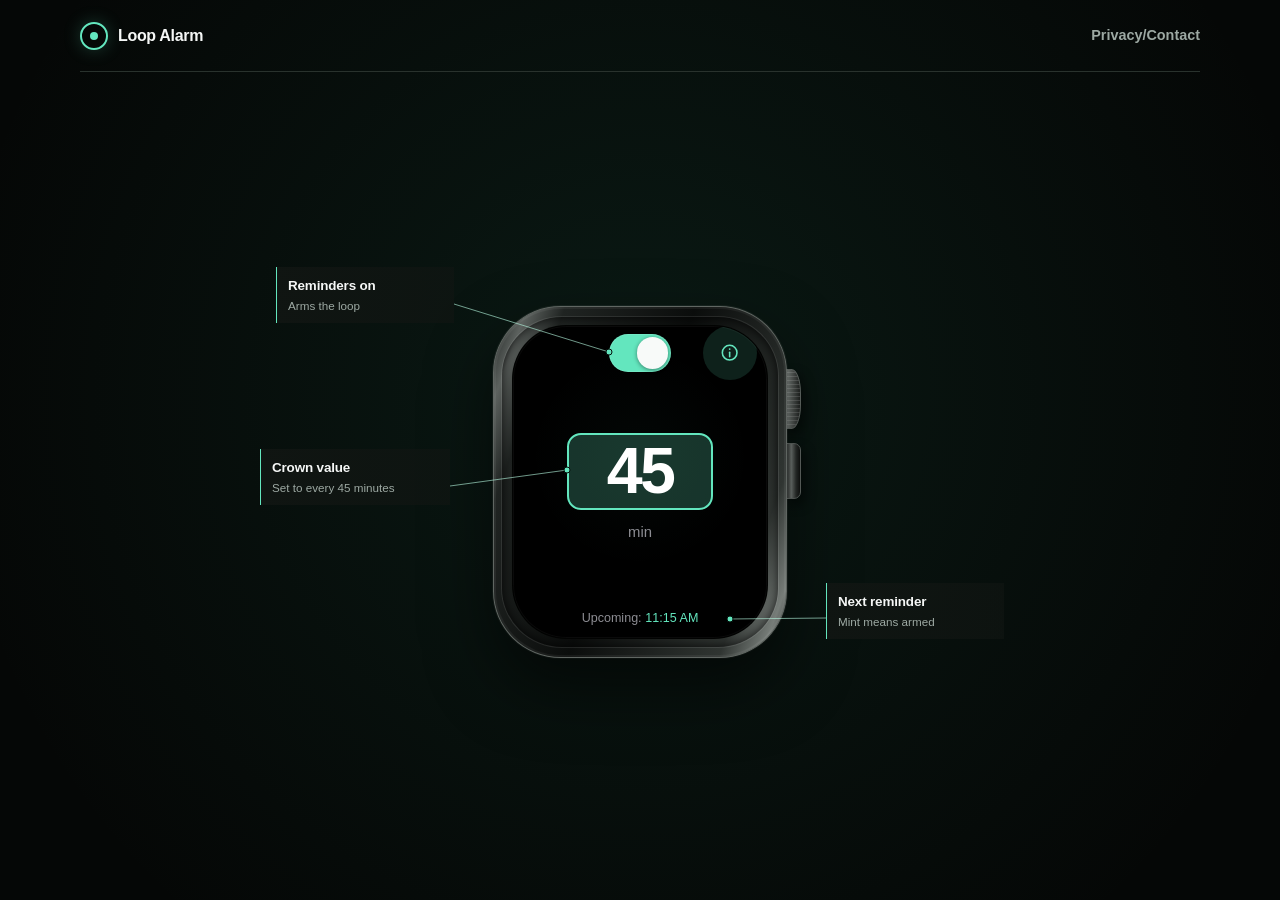
<file: index.html>
<!doctype html>
<html lang="en">
<head>
  <meta charset="utf-8">
  <meta name="viewport" content="width=device-width, initial-scale=1">
  <meta name="description" content="See Loop Alarm set to remind every 45 minutes and view its app information screen on Apple Watch.">
  <meta name="theme-color" content="#050706">
  <title>Loop Alarm - Apple Watch reminders</title>
  <meta http-equiv="Content-Security-Policy" content="default-src 'none'; style-src 'self'; img-src 'self'; script-src 'none'; base-uri 'none'; form-action 'none'">
  <link rel="canonical" href="https://jamesc0ry.github.io/loop-alarm-site/">
  <link rel="icon" href="favicon.svg" type="image/svg+xml">
  <link rel="stylesheet" href="styles.css">
</head>
<body>
  <a class="skip-link" href="#main-content">Skip to content</a>
  <header class="site-header">
    <a class="brand" href="./" aria-label="Loop Alarm home">
      <span class="brand-mark" aria-hidden="true"><span></span></span>
      <span>Loop Alarm</span>
    </a>
    <nav aria-label="Primary navigation">
      <a href="privacy/#contact">Privacy/Contact</a>
    </nav>
  </header>

  <main id="main-content" class="app-showcase">
    <h1 class="visually-hidden">Loop Alarm 45-minute reminder and information screen on Apple Watch</h1>
    <figure class="watch-figure" aria-describedby="watch-caption">
      <div class="watch-stage">
        <svg class="connectors connectors-wide" viewBox="0 0 760 540" aria-hidden="true" focusable="false">
          <line x1="194" y1="88" x2="349" y2="136"></line>
          <line x1="190" y1="270" x2="307" y2="254"></line>
          <line x1="566" y1="402" x2="470" y2="403"></line>
          <circle cx="349" cy="136" r="3"></circle>
          <circle cx="307" cy="254" r="3"></circle>
          <circle cx="470" cy="403" r="3"></circle>
        </svg>
        <svg class="connectors connectors-compact" viewBox="0 0 360 660" aria-hidden="true" focusable="false">
          <line x1="180" y1="82" x2="155" y2="197"></line>
          <line x1="86" y1="480" x2="122" y2="291"></line>
          <line x1="274" y1="480" x2="270" y2="411"></line>
          <circle cx="155" cy="197" r="3"></circle>
          <circle cx="122" cy="291" r="3"></circle>
          <circle cx="270" cy="411" r="3"></circle>
        </svg>

        <ol class="annotations" aria-label="Interface annotations">
          <li class="annotation annotation-toggle">
            <strong>Reminders on</strong>
            <span>Arms the loop</span>
          </li>
          <li class="annotation annotation-interval">
            <strong>Crown value</strong>
            <span>Set to every 45 minutes</span>
          </li>
          <li class="annotation annotation-upcoming">
            <strong>Next reminder</strong>
            <span>Mint means armed</span>
          </li>
        </ol>

        <div class="watch-wrap">
          <div class="watch-hardware">
            <span class="digital-crown" aria-hidden="true"></span>
            <span class="side-button" aria-hidden="true"></span>
            <div class="watch-case">
              <div class="watch-screen">
                <span class="screen-toggle" aria-hidden="true"><span></span></span>
                <details class="information-control">
                  <summary aria-controls="app-information">
                    <svg class="information-icon" viewBox="0 0 24 24" aria-hidden="true" focusable="false">
                      <circle cx="12" cy="12" r="8.25"></circle>
                      <circle class="information-dot" cx="12" cy="8" r="1"></circle>
                      <path d="M12 11.5v5"></path>
                    </svg>
                    <span class="visually-hidden information-open-label">Loop Alarm information</span>
                    <span class="information-done-label" aria-hidden="true">Done</span>
                    <span class="visually-hidden information-close-label">Done</span>
                  </summary>
                  <section id="app-information" class="information-screen" aria-labelledby="information-title">
                    <h2 id="information-title">Loop Alarm</h2>
                    <a class="information-email" href="mailto:loopalarm.help@outlook.com?subject=Loop%20Alarm%20Support">loopalarm.help@outlook.com</a>
                    <a class="information-site" href="https://jamesc0ry.github.io/loop-alarm-site/">https://jamesc0ry.github.io/loop-alarm-site/</a>
                  </section>
                </details>
                <div class="interval-dial" aria-hidden="true">45</div>
                <div class="interval-unit" aria-hidden="true">
                  <span>min</span>
                </div>
                <div class="upcoming-status" aria-hidden="true">
                  <span>Upcoming:</span>
                  <strong>11:15 AM</strong>
                </div>
              </div>
            </div>
          </div>
        </div>
      </div>
      <figcaption id="watch-caption" class="visually-hidden">A rendering of Loop Alarm with reminders on, the interval dial focused at every 45 minutes, and the next reminder armed for 11:15 AM. The information control opens the app information screen with actionable support email and website links.</figcaption>
    </figure>
  </main>

</body>
</html>
</file>
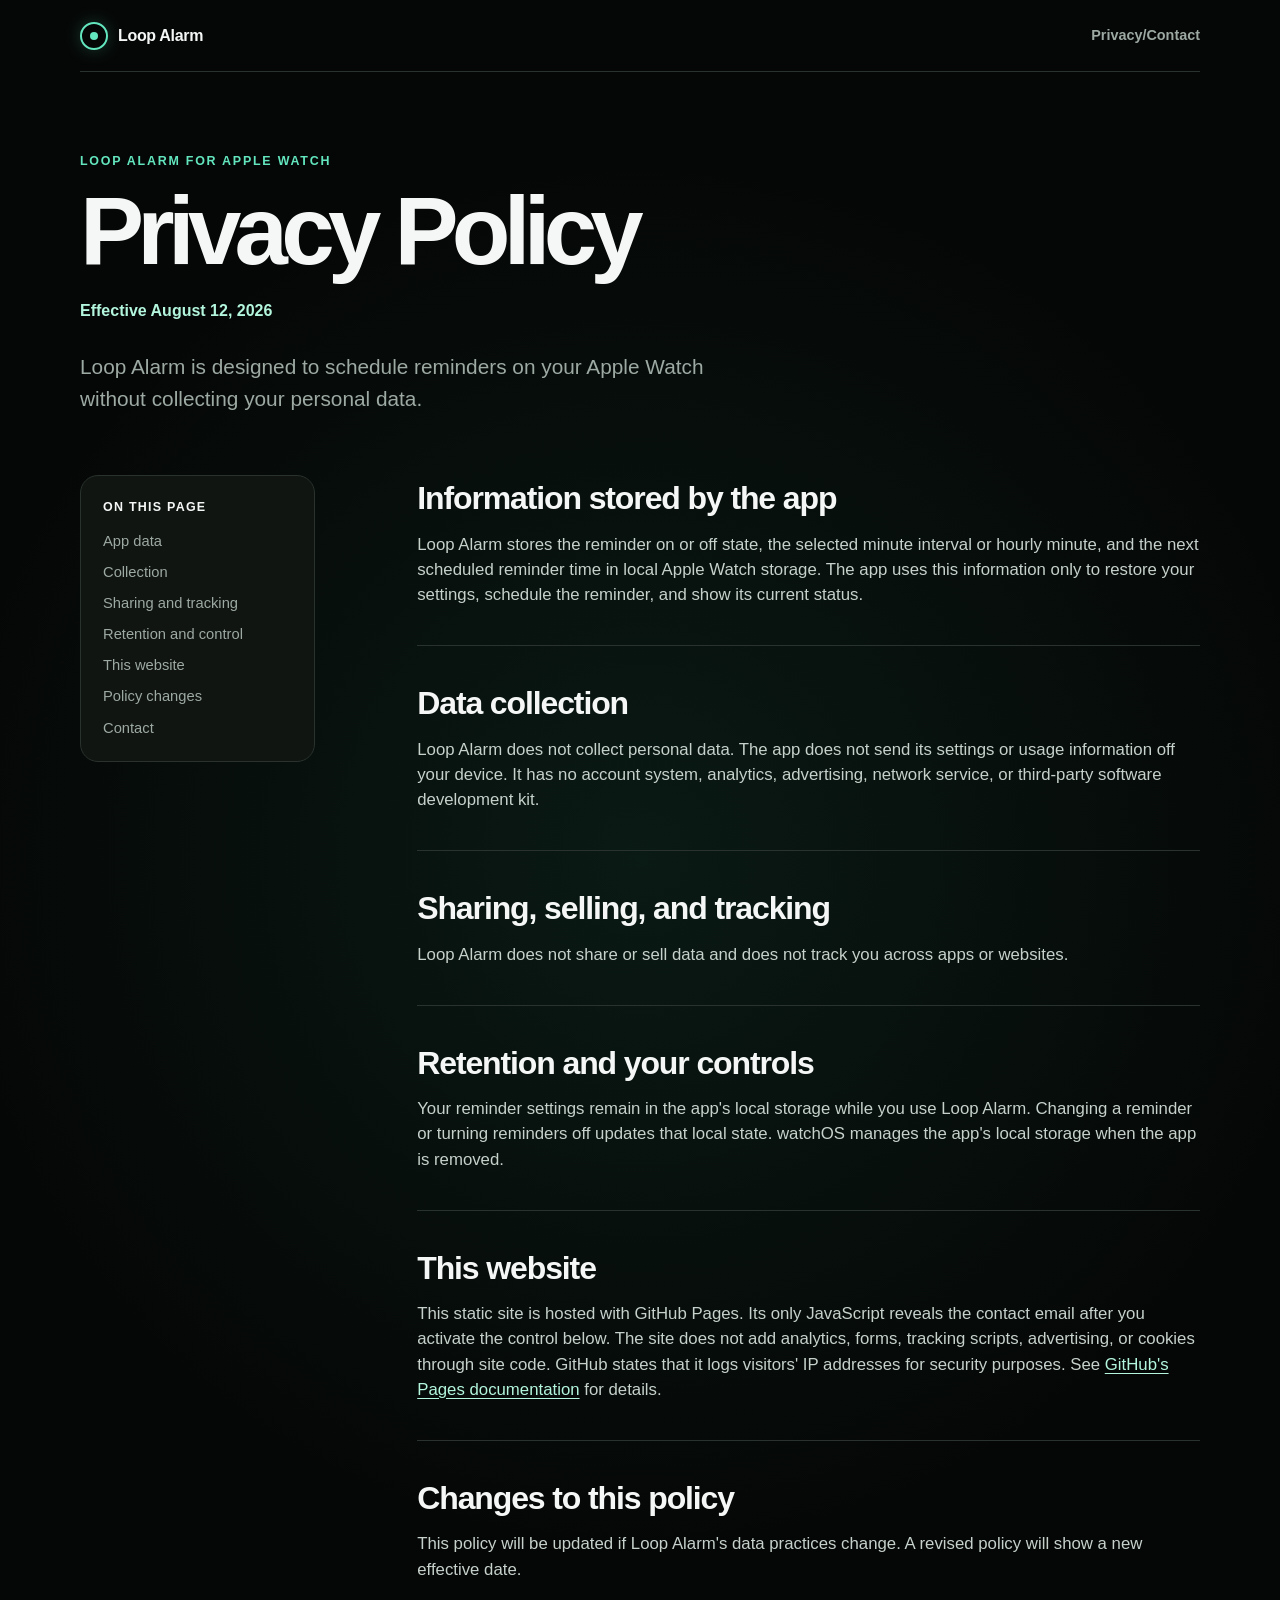
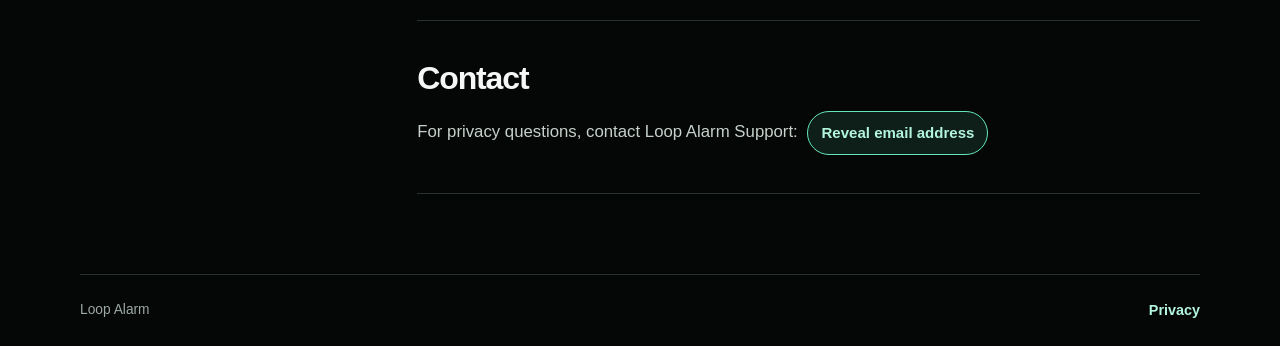
<file: privacy/index.html>
<!doctype html>
<html lang="en">
<head>
  <meta charset="utf-8">
  <meta name="viewport" content="width=device-width, initial-scale=1">
  <meta name="description" content="Privacy policy for the Loop Alarm Apple Watch app.">
  <meta name="theme-color" content="#070b0a">
  <title>Privacy Policy - Loop Alarm</title>
  <meta http-equiv="Content-Security-Policy" content="default-src 'none'; style-src 'self'; img-src 'self'; script-src 'self'; base-uri 'none'; form-action 'none'">
  <link rel="canonical" href="https://jamesc0ry.github.io/loop-alarm-site/privacy/">
  <link rel="icon" href="../favicon.svg" type="image/svg+xml">
  <link rel="stylesheet" href="../styles.css">
</head>
<body>
  <a class="skip-link" href="#main-content">Skip to content</a>
  <header class="site-header">
    <a class="brand" href="../" aria-label="Loop Alarm home">
      <span class="brand-mark" aria-hidden="true"><span></span></span>
      <span>Loop Alarm</span>
    </a>
    <nav aria-label="Primary navigation">
      <a href="#contact">Privacy/Contact</a>
    </nav>
  </header>

  <main id="main-content" class="document-shell">
    <header class="document-header">
      <p class="eyebrow">Loop Alarm for Apple Watch</p>
      <h1>Privacy Policy</h1>
      <p class="effective-date">Effective August 12, 2026</p>
      <p class="lede">Loop Alarm is designed to schedule reminders on your Apple Watch without collecting your personal data.</p>
    </header>

    <div class="document-grid">
      <nav class="contents" aria-label="Privacy policy contents">
        <p>On this page</p>
        <a href="#app-data">App data</a>
        <a href="#collection">Collection</a>
        <a href="#sharing">Sharing and tracking</a>
        <a href="#retention">Retention and control</a>
        <a href="#website">This website</a>
        <a href="#changes">Policy changes</a>
        <a href="#contact">Contact</a>
      </nav>

      <article class="policy-content">
        <section id="app-data">
          <h2>Information stored by the app</h2>
          <p>Loop Alarm stores the reminder on or off state, the selected minute interval or hourly minute, and the next scheduled reminder time in local Apple Watch storage. The app uses this information only to restore your settings, schedule the reminder, and show its current status.</p>
        </section>

        <section id="collection">
          <h2>Data collection</h2>
          <p>Loop Alarm does not collect personal data. The app does not send its settings or usage information off your device. It has no account system, analytics, advertising, network service, or third-party software development kit.</p>
        </section>

        <section id="sharing">
          <h2>Sharing, selling, and tracking</h2>
          <p>Loop Alarm does not share or sell data and does not track you across apps or websites.</p>
        </section>

        <section id="retention">
          <h2>Retention and your controls</h2>
          <p>Your reminder settings remain in the app's local storage while you use Loop Alarm. Changing a reminder or turning reminders off updates that local state. watchOS manages the app's local storage when the app is removed.</p>
        </section>

        <section id="website">
          <h2>This website</h2>
          <p>This static site is hosted with GitHub Pages. Its only JavaScript reveals the contact email after you activate the control below. The site does not add analytics, forms, tracking scripts, advertising, or cookies through site code. GitHub states that it logs visitors' IP addresses for security purposes. See <a href="https://docs.github.com/en/pages/getting-started-with-github-pages/what-is-github-pages#data-collection">GitHub's Pages documentation</a> for details.</p>
        </section>

        <section id="changes">
          <h2>Changes to this policy</h2>
          <p>This policy will be updated if Loop Alarm's data practices change. A revised policy will show a new effective date.</p>
        </section>

        <section id="contact">
          <h2>Contact</h2>
          <p>For privacy questions, contact Loop Alarm Support: <span class="contact-reveal" data-contact aria-live="polite"><noscript>Email contact remains available from the information screen on the Loop Alarm homepage.</noscript></span></p>
        </section>
      </article>
    </div>
  </main>

  <footer>
    <p>Loop Alarm</p>
    <nav aria-label="Footer navigation">
      <a aria-current="page" href="./">Privacy</a>
    </nav>
  </footer>
  <script src="../contact.js" defer></script>
</body>
</html>
</file>
<file: styles.css>
:root {
  color-scheme: dark;
  --bg: #050706;
  --surface: #101512;
  --text: #f5f7f6;
  --muted: #9da9a3;
  --line: #29322d;
  --mint: #63e6be;
  --mint-soft: #b3f6dd;
  --max-width: 1120px;
  --radius-medium: 18px;
}

* {
  box-sizing: border-box;
}

html {
  scroll-behavior: smooth;
}

body {
  display: grid;
  grid-template-rows: auto 1fr auto;
  min-height: 100vh;
  margin: 0;
  background:
    radial-gradient(circle at 50% 44%, rgb(45 156 119 / 12.5%), transparent 43.5rem),
    var(--bg);
  color: var(--text);
  font-family: -apple-system, BlinkMacSystemFont, "SF Pro Text", "Segoe UI", sans-serif;
  line-height: 1.5;
}

a {
  color: inherit;
}

a:focus-visible {
  outline: 3px solid var(--mint);
  outline-offset: 4px;
  border-radius: 5px;
}

.visually-hidden {
  position: absolute !important;
  width: 1px !important;
  height: 1px !important;
  padding: 0 !important;
  margin: -1px !important;
  overflow: hidden !important;
  clip: rect(0, 0, 0, 0) !important;
  white-space: nowrap !important;
  border: 0 !important;
}

.skip-link {
  position: fixed;
  z-index: 20;
  top: 12px;
  left: 12px;
  padding: 10px 14px;
  border-radius: 10px;
  background: var(--text);
  color: var(--bg);
  transform: translateY(-160%);
  transition: transform 160ms ease;
}

.skip-link:focus {
  transform: translateY(0);
}

.site-header,
main,
footer {
  width: min(calc(100% - 40px), var(--max-width));
  margin-inline: auto;
}

.site-header {
  display: flex;
  align-items: center;
  justify-content: space-between;
  gap: 24px;
  min-height: 72px;
  border-bottom: 1px solid var(--line);
}

.brand {
  display: inline-flex;
  align-items: center;
  gap: 10px;
  min-height: 44px;
  color: var(--text);
  font-size: 1rem;
  font-weight: 700;
  letter-spacing: -0.02em;
  text-decoration: none;
}

.brand-mark {
  display: grid;
  width: 28px;
  aspect-ratio: 1;
  place-items: center;
  border: 2px solid var(--mint);
  border-radius: 50%;
  box-shadow: 0 0 18px rgb(99 230 190 / 22%);
}

.brand-mark span {
  width: 8px;
  aspect-ratio: 1;
  border-radius: 50%;
  background: var(--mint);
}

.site-header nav,
footer nav {
  display: flex;
  align-items: center;
  gap: 24px;
}

.site-header nav a,
footer nav a {
  display: inline-flex;
  min-width: 44px;
  min-height: 44px;
  align-items: center;
  justify-content: center;
  color: var(--muted);
  font-size: 0.9rem;
  font-weight: 650;
  text-decoration: none;
}

.site-header nav a:hover,
.site-header nav a[aria-current="page"],
footer nav a:hover,
footer nav a[aria-current="page"] {
  color: var(--mint-soft);
}

.app-showcase {
  display: grid;
  min-height: 580px;
  place-items: center;
  padding-block: 18px;
}

.watch-figure {
  width: 100%;
  margin: 0;
}

.watch-stage {
  position: relative;
  width: min(100%, 760px);
  height: 540px;
  margin-inline: auto;
}

.connectors {
  position: absolute;
  z-index: 3;
  inset: 0;
  width: 100%;
  height: 100%;
  overflow: visible;
  pointer-events: none;
  transition: opacity 160ms ease, visibility 160ms ease;
}

.connectors line {
  fill: none;
  stroke: rgb(179 246 221 / 62%);
  stroke-width: 1;
  vector-effect: non-scaling-stroke;
}

.connectors circle {
  fill: var(--mint);
  stroke: #06100c;
  stroke-width: 1;
  vector-effect: non-scaling-stroke;
}

.connectors-compact {
  display: none;
}

.annotations {
  position: absolute;
  z-index: 4;
  inset: 0;
  margin: 0;
  padding: 0;
  list-style: none;
  pointer-events: none;
  transition: opacity 160ms ease, visibility 160ms ease;
}

.watch-stage:has(.information-control[open]) .connectors,
.watch-stage:has(.information-control[open]) .annotations {
  visibility: hidden;
  opacity: 0;
}

.annotation {
  position: absolute;
  width: 178px;
  min-width: 0;
  padding: 9px 11px;
  border-left: 1px solid var(--mint);
  background: linear-gradient(90deg, rgb(16 21 18 / 98%), rgb(16 21 18 / 68%));
}

.annotation strong,
.annotation span {
  display: block;
}

.annotation strong {
  color: var(--text);
  font-size: 0.84rem;
  font-weight: 710;
  letter-spacing: -0.012em;
}

.annotation span {
  margin-top: 2px;
  color: var(--muted);
  font-size: 0.73rem;
  line-height: 1.35;
}

.annotation-toggle {
  top: 51px;
  left: 16px;
}

.annotation-interval {
  top: 233px;
  left: 0;
  width: 190px;
}

.annotation-upcoming {
  top: 367px;
  right: 16px;
}

.watch-wrap {
  position: absolute;
  z-index: 2;
  top: 90px;
  left: 50%;
  width: 294px;
  aspect-ratio: 235 / 281;
  transform: translateX(-50%);
}

.watch-hardware,
.watch-case {
  position: absolute;
  inset: 0;
}

.watch-case {
  container-type: inline-size;
  border: 1px solid #606662;
  border-radius: 23% / 19%;
  background:
    linear-gradient(110deg, #141816 0%, #5d625f 8%, #202422 17%, #0b0d0c 48%, #303532 84%, #777d79 94%, #181b19 100%);
  box-shadow:
    0 30px 65px rgb(0 0 0 / 55%),
    0 0 0 1px rgb(255 255 255 / 6%),
    inset 0 0 0 2px rgb(255 255 255 / 5%);
}

.watch-case::after {
  position: absolute;
  z-index: 1;
  inset: 2.5%;
  border: 1px solid rgb(255 255 255 / 9%);
  border-radius: 22% / 18%;
  box-shadow: inset 0 0 12px rgb(0 0 0 / 90%);
  content: "";
  pointer-events: none;
}

.digital-crown,
.side-button {
  position: absolute;
  z-index: -1;
  right: -4.6%;
  border: 1px solid #666d69;
  background: linear-gradient(90deg, #171a18, #777e7a 42%, #2d312f 74%, #111311);
  box-shadow: 4px 6px 12px rgb(0 0 0 / 45%);
}

.digital-crown {
  top: 18%;
  width: 8%;
  height: 17%;
  border-radius: 40%;
  background:
    repeating-linear-gradient(0deg, transparent 0 3px, rgb(255 255 255 / 16%) 3px 4px),
    linear-gradient(90deg, #191c1a, #737a76 48%, #202321);
}

.side-button {
  top: 39%;
  width: 5.5%;
  height: 16%;
  border-radius: 0 7px 7px 0;
}

.watch-screen {
  position: absolute;
  z-index: 2;
  top: 5.34%;
  left: 6.38%;
  width: 87.24%;
  height: 89.32%;
  overflow: hidden;
  border-radius: 21% / 17%;
  background:
    radial-gradient(circle at 50% 42%, rgb(99 230 190 / 3%), transparent 50%),
    #000;
  box-shadow:
    0 0 0 1px #020302,
    inset 0 0 0 1px rgb(255 255 255 / 4%);
  color: #f7f7f7;
  font-family: -apple-system, BlinkMacSystemFont, "SF Pro Rounded", "SF Compact Rounded", "SF Pro Display", sans-serif;
}

.screen-toggle {
  position: absolute;
  top: 2.79%;
  left: 37.8%;
  width: 24.39%;
  height: 11.95%;
  border-radius: 999px;
  background: var(--mint);
  box-shadow: inset 0 0 0 1px rgb(255 255 255 / 10%);
}

.screen-toggle span {
  position: absolute;
  top: 8%;
  right: 5%;
  height: 84%;
  aspect-ratio: 1;
  border-radius: 50%;
  background: #f8faf9;
  box-shadow: 0 1px 4px rgb(0 0 0 / 44%);
}

.information-control {
  position: absolute;
  z-index: 5;
  inset: 0;
  border-radius: 21% / 17%;
  pointer-events: none;
}

.information-control summary {
  position: absolute;
  z-index: 2;
  top: 0;
  right: 3.91%;
  display: grid;
  width: max(21.46%, 44px);
  min-width: 44px;
  min-height: 44px;
  aspect-ratio: 1;
  place-items: center;
  padding: 0;
  border: 0;
  border-radius: 50%;
  background: rgb(99 230 190 / 14%);
  color: var(--mint);
  cursor: pointer;
  list-style: none;
  pointer-events: auto;
}

.information-control summary::-webkit-details-marker {
  display: none;
}

.information-control summary:hover {
  background: rgb(99 230 190 / 22%);
}

.information-control summary:focus-visible {
  outline: 2px solid #fff;
  outline-offset: -3px;
  border-radius: 50%;
}

.information-icon {
  width: 39%;
  fill: none;
  stroke: currentColor;
  stroke-linecap: round;
  stroke-width: 1.75;
}

.information-icon .information-dot {
  fill: currentColor;
  stroke: none;
}

.information-done-label,
.information-close-label {
  display: none;
}

.information-screen {
  position: absolute;
  z-index: 1;
  inset: 0;
  display: grid;
  align-content: start;
  gap: clamp(4px, 3cqw, 8px);
  padding: 18% 7% 23%;
  border-radius: inherit;
  background: #000;
  text-align: center;
  pointer-events: auto;
}

.information-control:not([open]) .information-screen {
  display: none;
}

.information-screen h2 {
  margin: 0 0 2px;
  font-size: clamp(0.9rem, 6.4cqw, 1.02rem);
  line-height: 1.2;
}

.information-screen a {
  display: grid;
  min-height: 44px;
  align-items: center;
  color: var(--mint);
  font-size: clamp(0.75rem, 5.1cqw, 0.82rem);
  line-height: 1.25;
  overflow-wrap: anywhere;
  text-decoration: none;
}

.information-control[open] summary {
  top: 75%;
  left: 24%;
  right: auto;
  width: 52%;
  min-width: 44px;
  min-height: 44px;
  aspect-ratio: auto;
  border-radius: 999px;
  background: var(--mint);
  color: #000;
  font-size: clamp(0.75rem, 5.1cqw, 0.82rem);
  font-weight: 650;
}

.information-control[open] summary:hover {
  background: var(--mint-soft);
}

.information-control[open] summary:focus-visible {
  border-radius: 999px;
}

.information-control[open] .information-icon,
.information-control[open] .information-open-label {
  display: none;
}

.information-control[open] .information-done-label,
.information-control[open] .information-close-label {
  display: block;
}

.interval-dial {
  position: absolute;
  top: 34.26%;
  left: 21.46%;
  display: grid;
  width: 57.07%;
  height: 24.7%;
  place-items: center;
  border: 2px solid var(--mint);
  border-radius: 14px;
  background: rgb(99 230 190 / 22%);
  color: #fff;
  font-size: 22.1cqw;
  font-weight: 600;
  font-variant-numeric: tabular-nums;
  letter-spacing: -0.04em;
  line-height: 1;
}

.interval-unit {
  position: absolute;
  top: 61.35%;
  left: 0;
  display: flex;
  width: 100%;
  height: 9.56%;
  align-items: center;
  justify-content: center;
  color: rgb(235 235 245 / 60%);
  font-size: 5.1cqw;
  line-height: 1;
}

.upcoming-status {
  position: absolute;
  top: 88.84%;
  left: 0;
  display: flex;
  width: 100%;
  height: 10.36%;
  align-items: center;
  justify-content: center;
  gap: 1.28cqw;
  color: rgb(235 235 245 / 60%);
  font-size: 4.3cqw;
  line-height: 1.1;
}

.upcoming-status strong {
  color: var(--mint);
  font-weight: 500;
  font-variant-numeric: tabular-nums;
}

footer {
  display: flex;
  align-items: center;
  justify-content: space-between;
  gap: 24px;
  min-height: 72px;
  border-top: 1px solid var(--line);
  color: var(--muted);
  font-size: 0.86rem;
}

footer p {
  margin: 0;
}

.document-shell {
  padding: 80px 0;
}

.document-header {
  max-width: 850px;
  padding-bottom: 60px;
}

.eyebrow {
  margin: 0 0 14px;
  color: var(--mint);
  font-size: 0.78rem;
  font-weight: 760;
  letter-spacing: 0.14em;
  text-transform: uppercase;
}

.document-header h1 {
  margin: 0;
  font-size: clamp(3.2rem, 8vw, 6rem);
  font-weight: 760;
  letter-spacing: -0.07em;
  line-height: 0.96;
}

.effective-date {
  margin: 22px 0 0;
  color: var(--mint-soft);
  font-weight: 650;
}

.lede {
  max-width: 680px;
  margin: 28px 0 0;
  color: var(--muted);
  font-size: clamp(1.08rem, 2vw, 1.3rem);
  line-height: 1.55;
}

.document-grid {
  display: grid;
  grid-template-columns: minmax(180px, 0.72fr) minmax(0, 2.4fr);
  gap: clamp(44px, 8vw, 112px);
  align-items: start;
}

.contents {
  position: sticky;
  top: 24px;
  display: grid;
  gap: 9px;
  padding: 22px;
  border: 1px solid var(--line);
  border-radius: var(--radius-medium);
  background: var(--surface);
}

.contents p {
  margin: 0 0 4px;
  color: var(--text);
  font-size: 0.78rem;
  font-weight: 760;
  letter-spacing: 0.1em;
  text-transform: uppercase;
}

.contents a {
  color: var(--muted);
  font-size: 0.92rem;
  text-decoration: none;
}

.contents a:hover {
  color: var(--mint-soft);
}

.policy-content {
  min-width: 0;
}

.policy-content section {
  padding: 4px 0 38px;
  border-bottom: 1px solid var(--line);
  scroll-margin-top: 24px;
}

.policy-content section + section {
  padding-top: 38px;
}

.policy-content h2 {
  margin: 0 0 14px;
  font-size: clamp(1.55rem, 3vw, 2rem);
  letter-spacing: -0.035em;
  line-height: 1.2;
}

.policy-content p {
  margin: 0;
  color: #c6d1cb;
  font-size: 1.05rem;
}

.policy-content a {
  color: var(--mint-soft);
  overflow-wrap: anywhere;
  text-underline-offset: 3px;
}

.contact-reveal {
  display: inline-flex;
  margin-inline-start: 0.3em;
  vertical-align: middle;
}

.contact-reveal button {
  min-height: 44px;
  padding: 8px 13px;
  border: 1px solid var(--mint);
  border-radius: 999px;
  background: rgb(99 230 190 / 10%);
  color: var(--mint-soft);
  font: inherit;
  font-size: 0.94rem;
  font-weight: 700;
  cursor: pointer;
}

.contact-reveal button:hover {
  background: rgb(99 230 190 / 18%);
}

.contact-reveal button:focus-visible {
  outline: 3px solid var(--mint);
  outline-offset: 4px;
}

@media (max-width: 959px) {
  .site-header,
  main,
  footer {
    width: min(calc(100% - 28px), var(--max-width));
  }

  .app-showcase {
    min-height: 0;
    padding-block: 24px;
  }

  .watch-stage {
    width: min(100%, 430px);
    height: auto;
    aspect-ratio: 360 / 660;
  }

  .connectors-wide {
    display: none;
  }

  .connectors-compact {
    display: block;
  }

  .watch-wrap {
    top: 24.24%;
    width: 65.28%;
  }

  .annotation {
    width: 41.67%;
    padding: 7px 8px;
  }

  .annotation strong {
    font-size: clamp(0.72rem, 3.5vw, 0.82rem);
  }

  .annotation span {
    font-size: clamp(0.63rem, 3vw, 0.73rem);
  }

  .annotation-toggle {
    top: 2.73%;
    left: 50%;
    transform: translateX(-50%);
  }

  .annotation-interval,
  .annotation-upcoming {
    top: 74.24%;
    width: 41.67%;
  }

  .annotation-interval {
    left: 2.78%;
  }

  .annotation-upcoming {
    right: 2.78%;
    left: auto;
  }

  .document-shell {
    padding: 64px 0;
  }

  .document-header {
    padding-bottom: 48px;
  }

  .document-grid {
    grid-template-columns: 1fr;
    gap: 42px;
  }

  .contents {
    position: static;
    grid-template-columns: repeat(2, minmax(0, 1fr));
  }

  .contents p {
    grid-column: 1 / -1;
  }
}

@media (max-width: 430px) {
  .site-header {
    min-height: 64px;
  }

  .site-header nav {
    gap: 16px;
  }

  .brand {
    gap: 8px;
    font-size: 0.94rem;
  }

  .brand-mark {
    width: 25px;
  }

  .annotation span {
    line-height: 1.28;
  }

  footer {
    min-height: 64px;
  }

  .contents {
    grid-template-columns: 1fr;
  }
}

@media (prefers-reduced-motion: reduce) {
  html {
    scroll-behavior: auto;
  }

  *,
  *::before,
  *::after {
    transition-duration: 0.01ms !important;
  }
}

@media (forced-colors: active) {
  .watch-case,
  .watch-screen,
  .annotation,
  .information-screen {
    border: 1px solid CanvasText;
  }

  .contact-reveal button {
    border: 1px solid ButtonText;
  }

  .connectors line {
    stroke: CanvasText;
  }
}
</file>
